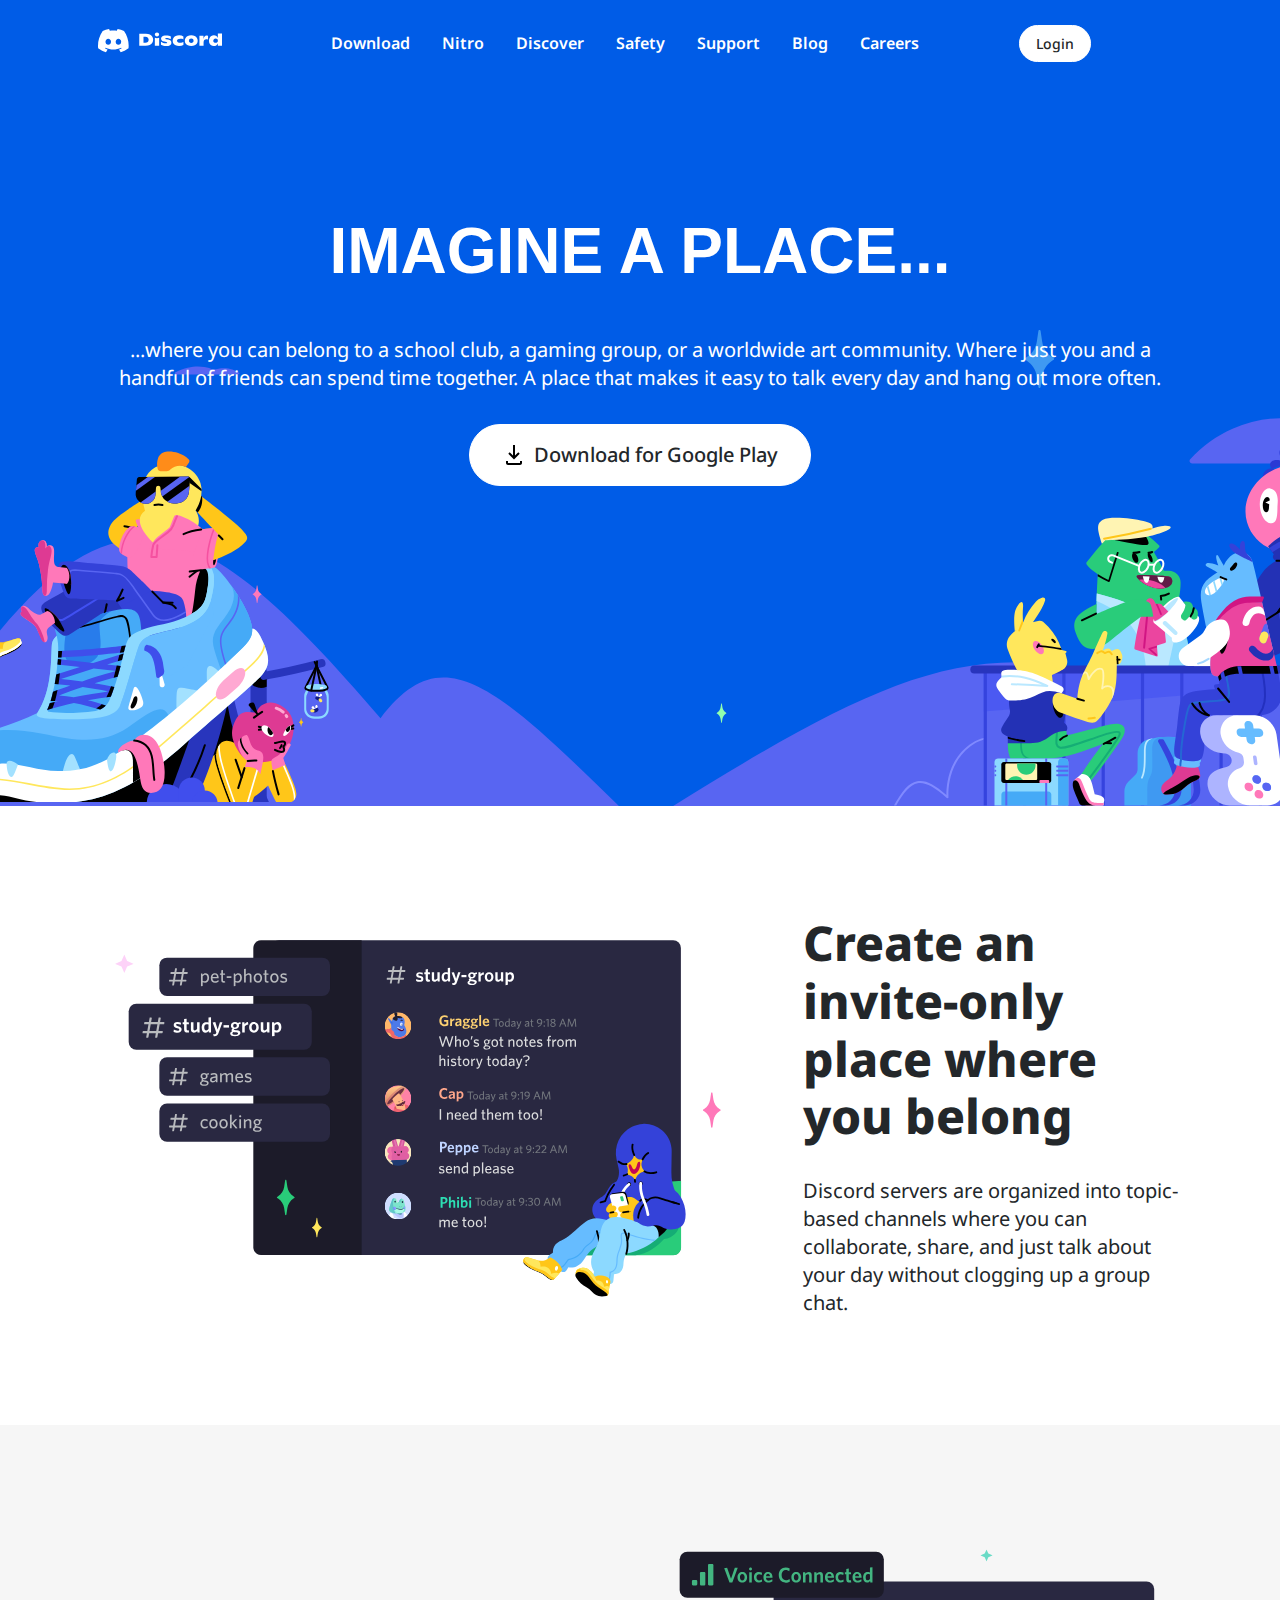
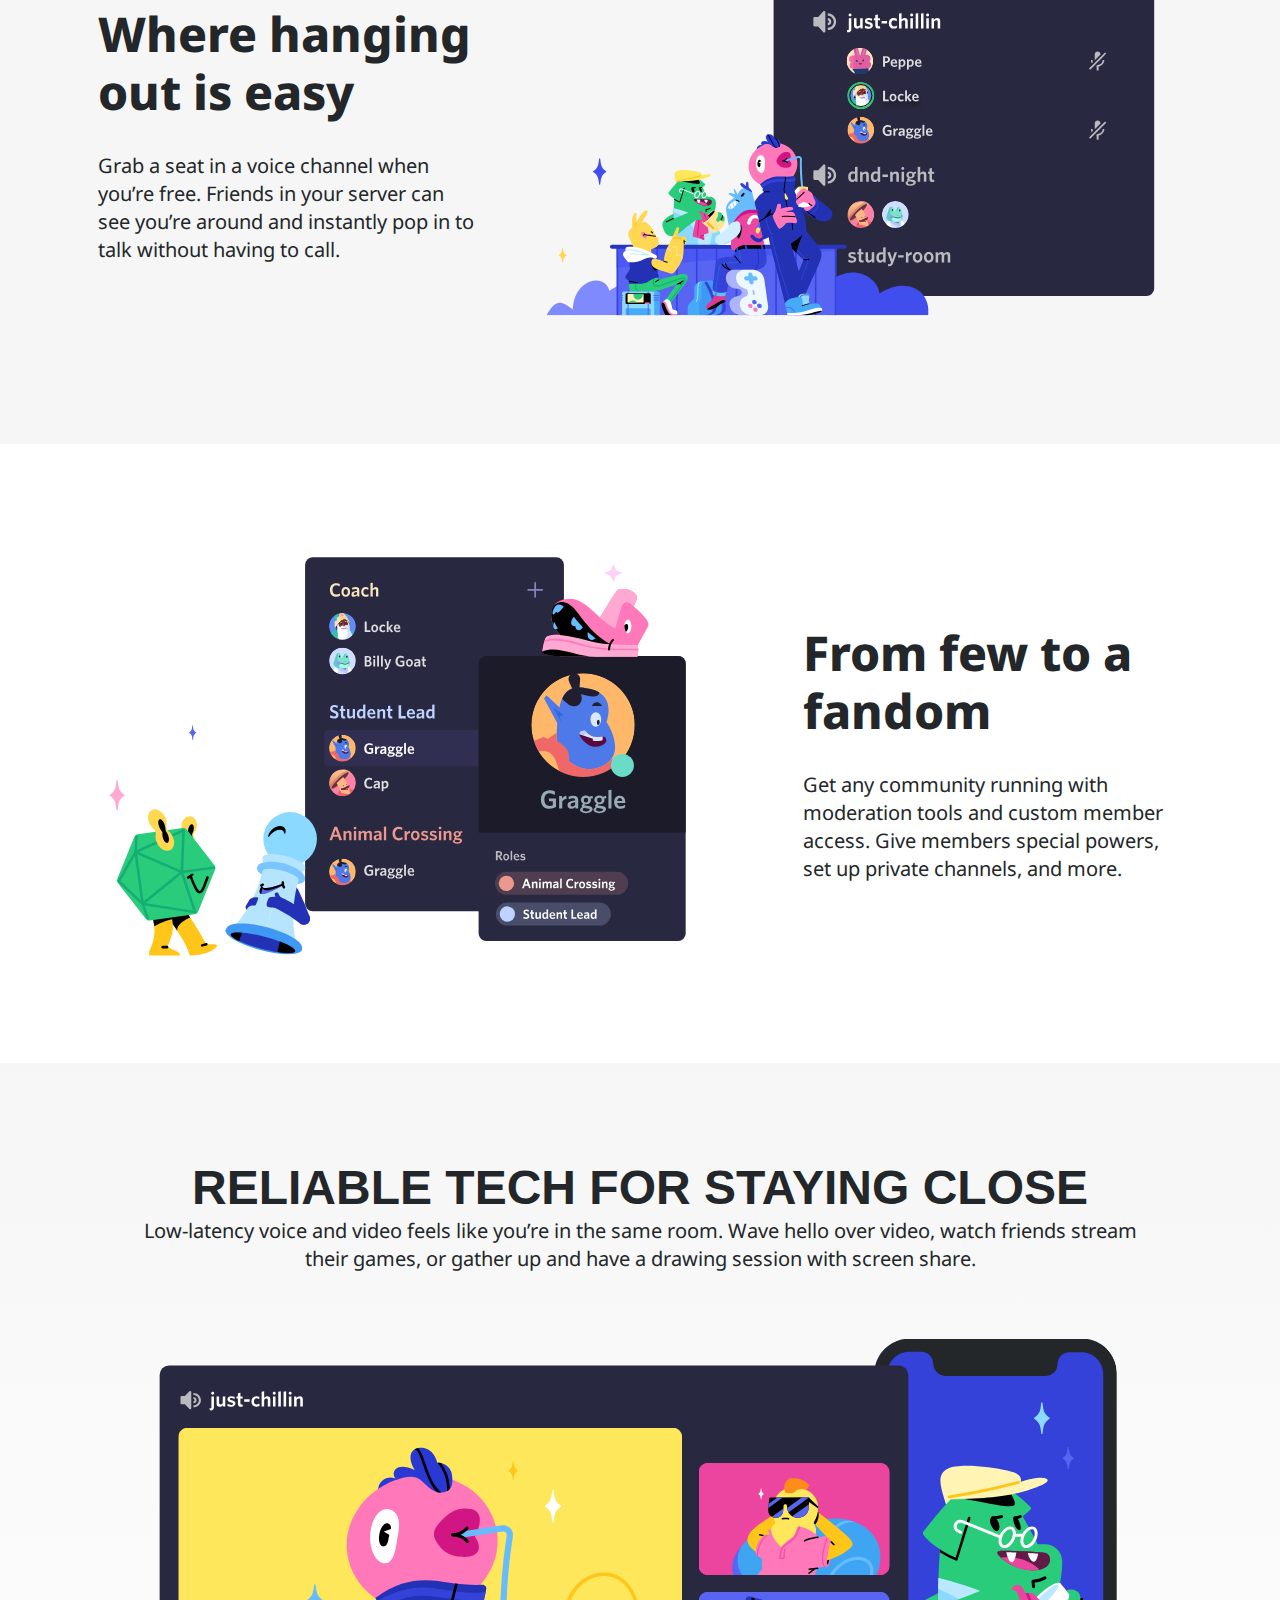
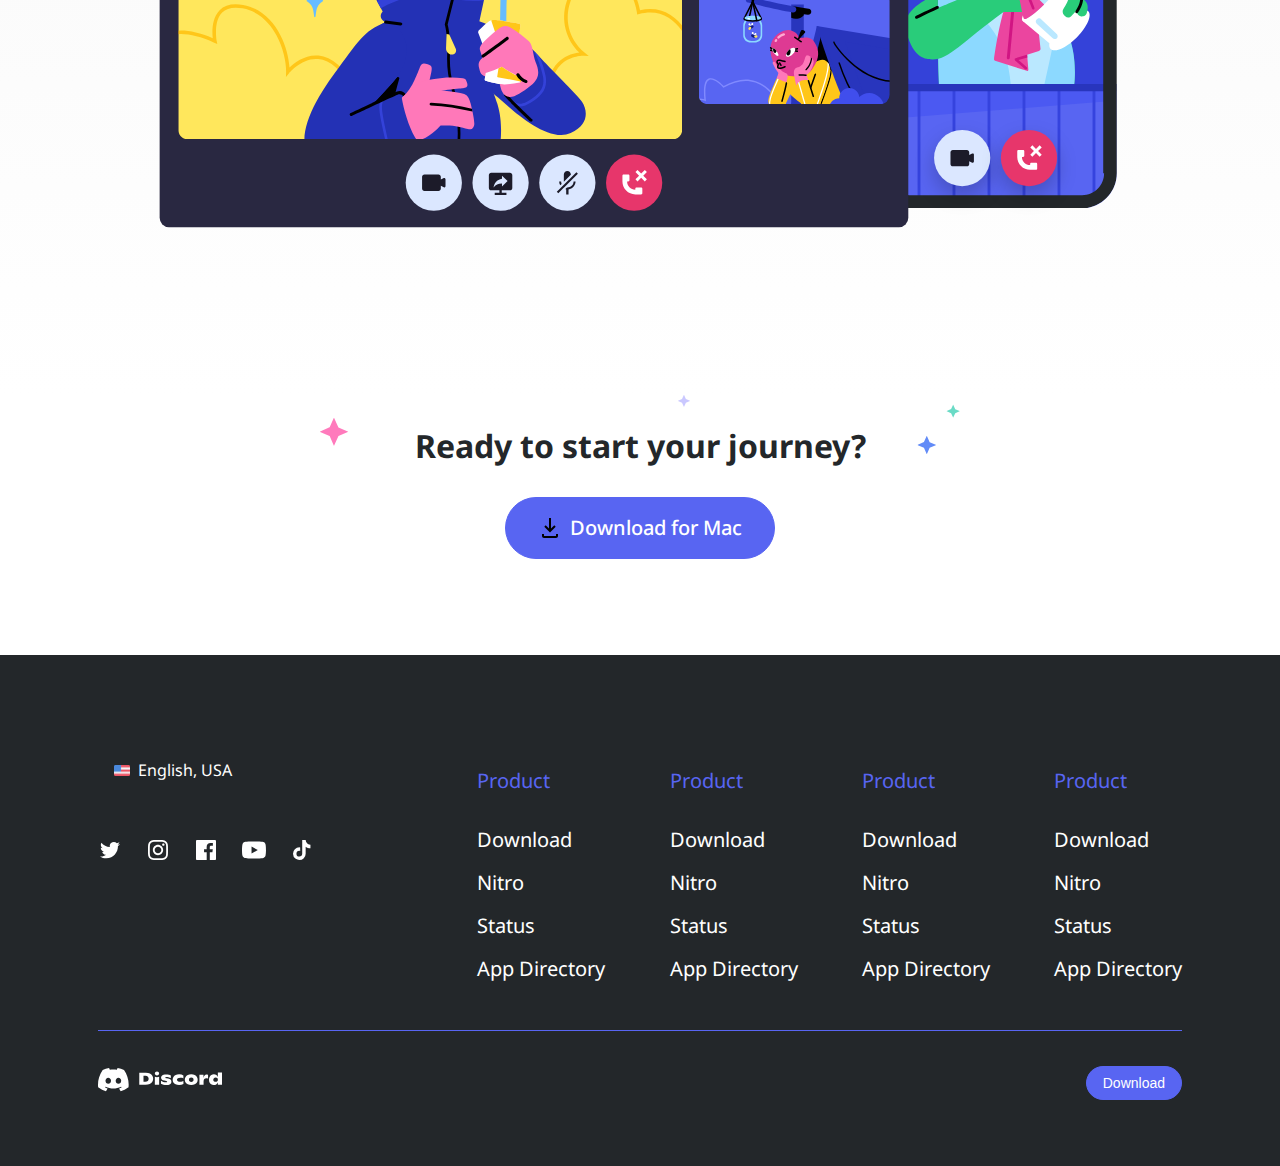
<file: index.html>
<!DOCTYPE html>
<html lang="en">
  <head>
    <meta charset="UTF-8" />
    <meta name="viewport" content="width=device-width, initial-scale=1.0" />
    <link rel="preconnect" href="https://fonts.googleapis.com" />
    <link rel="preconnect" href="https://fonts.gstatic.com" crossorigin />
    <link
      href="https://fonts.googleapis.com/css2?family=Noto+Sans:wght@300;400;500;600;700;900&family=Plus+Jakarta+Sans:wght@400;500;600;700&display=swap"
      rel="stylesheet"
    />
    <link rel="stylesheet" href="style.css" />
    <title>Document</title>
  </head>
  <body>
    <!-- HEADER -->

    <header id="hero">
      <div class="container">
        <nav id="navbar">
          <div id="navbar-left">
            <a href="index.html">
              <img src="./img/logo.svg" alt="Discord logo" class="logo" />
            </a>
          </div>

          <div class="nav-menu">
            <a href="" class="navlink">Download</a>
            <a href="" class="navlink">Nitro</a>
            <a href="" class="navlink">Discover</a>
            <a href="" class="navlink">Safety</a>
            <a href="" class="navlink">Support</a>
            <a href="" class="navlink">Blog</a>
            <a href="" class="navlink">Careers</a>
          </div>

          <a class="button white small" href="login.html">Login</a>

          <div class="menu-button">
            <img src="./img/Vector.svg" alt="burger icon" />
          </div>
        </nav>

        <div id="hero-layer2">
          <div id="hero-images">
            <img src="./img/hero-left.svg" alt="" />
            <img src="./img/hero-right.svg" alt="" />
          </div>
        </div>

        <div id="hero-content">
          <h1 class="extra-bold">IMAGINE A PLACE...</h1>
          <p>
            ...where you can belong to a school club, a gaming group, or a
            worldwide art community. Where just you and a handful of friends can
            spend time together. A place that makes it easy to talk every day
            and hang out more often.
          </p>
          <a href="" class="button white">
            <img src="./img/download.svg" alt />
            <p>Download for Google Play</p>
          </a>
        </div>
      </div>
    </header>

    <!-- ARTICLE -->

    <article>
      <section class="section-info">
        <div class="container">
          <div class="info-component">
            <div class="info-image-wrapper">
              <img src="./img/info1.svg" alt="Discord app preview" />
            </div>
            <div class="info-content">
              <h2>Create an invite-only place where you belong</h2>
              <p>
                Discord servers are organized into topic-based channels where
                you can collaborate, share, and just talk about your day without
                clogging up a group chat.
              </p>
            </div>
          </div>
        </div>
      </section>

      <section class="section-info bgoff">
        <div class="container">
          <div class="info-component reverse">
            <div class="info-image-wrapper">
              <img src="./img/info2.svg" alt="Discord app preview" />
            </div>
            <div class="info-content">
              <h2>Where hanging out is easy</h2>
              <p>
                Grab a seat in a voice channel when you’re free. Friends in your
                server can see you’re around and instantly pop in to talk
                without having to call.
              </p>
            </div>
          </div>
        </div>
      </section>

      <section class="section-info">
        <div class="container">
          <div class="info-component">
            <div class="info-image-wrapper">
              <img src="./img/info3.svg" alt="Discord app preview" />
            </div>
            <div class="info-content">
              <h2>From few to a fandom</h2>
              <p>
                Get any community running with moderation tools and custom
                member access. Give members special powers, set up private
                channels, and more.
              </p>
            </div>
          </div>
        </div>
      </section>

      <section id="info-last">
        <div class="container-small">
          <h2 class="extra-bold">RELIABLE TECH FOR STAYING CLOSE</h2>
          <p>
            Low-latency voice and video feels like you’re in the same room. Wave
            hello over video, watch friends stream their games, or gather up and
            have a drawing session with screen share.
          </p>
          <img src="./img/info-full.svg" alt="discor call preview" />
        </div>
      </section>
    </article>

    <!-- SECTION CTA -->

    <section id="cta-section">
      <div class="container">
        <div class="cta-wrapper">
          <h3>Ready to start your journey?</h3>
          <a href="" class="button brand-color">
            <img src="./img/download.svg" alt />
            <p>Download for Mac</p>
          </a>
        </div>
      </div>
    </section>

    <!-- FOOTER -->

    <footer id="footer">
      <div class="container">
        <div id="footer-component">
          <div id="footer-left">
            <div class="language-dropdown">
              <div class="language-option active">
                <img class="flag" src="./img/flag.png" alt="flag country" />
                <p>English, USA</p>
              </div>
              <div class="language-menu">
                <div class="language-option">
                  <img class="flag" src="./img/flag.png" alt="flag country" />
                  <p>Italiano</p>
                </div>
                <div class="language-option">
                  <img class="flag" src="./img/flag.png" alt="flag country" />
                  <p>Espanol</p>
                </div>
                <div class="language-option">
                  <img class="flag" src="./img/flag.png" alt="flag country" />
                  <p>Dutch</p>
                </div>
              </div>
              <div class="social-wrapper">
                <a href=""><img src="./img/social1.svg" alt="social1" /></a>
                <a href=""><img src="./img/social2.svg" alt="social2" /></a>
                <a href=""><img src="./img/social3.svg" alt="social3" /></a>
                <a href=""><img src="./img/social4.svg" alt="social4" /></a>
                <a href=""><img src="./img/social5.svg" alt="social5" /></a>
              </div>
            </div>
          </div>
          <div id="footer-right">
            <ul>
              <li>Product</li>
              <li>Download</li>
              <li>Nitro</li>
              <li>Status</li>
              <li>App Directory</li>
            </ul>
            <ul>
              <li>Product</li>
              <li>Download</li>
              <li>Nitro</li>
              <li>Status</li>
              <li>App Directory</li>
            </ul>
            <ul>
              <li>Product</li>
              <li>Download</li>
              <li>Nitro</li>
              <li>Status</li>
              <li>App Directory</li>
            </ul>
            <ul>
              <li>Product</li>
              <li>Download</li>
              <li>Nitro</li>
              <li>Status</li>
              <li>App Directory</li>
            </ul>
          </div>
        </div>

        <nav id="nav-footer">
          <a href="index.html">
            <img src="./img/logo.svg" alt="Discord logo" class="logo" />
          </a>
          <button class="button brand-color small">Download</button>
        </nav>
      </div>
    </footer>
  </body>
</html>
</file>
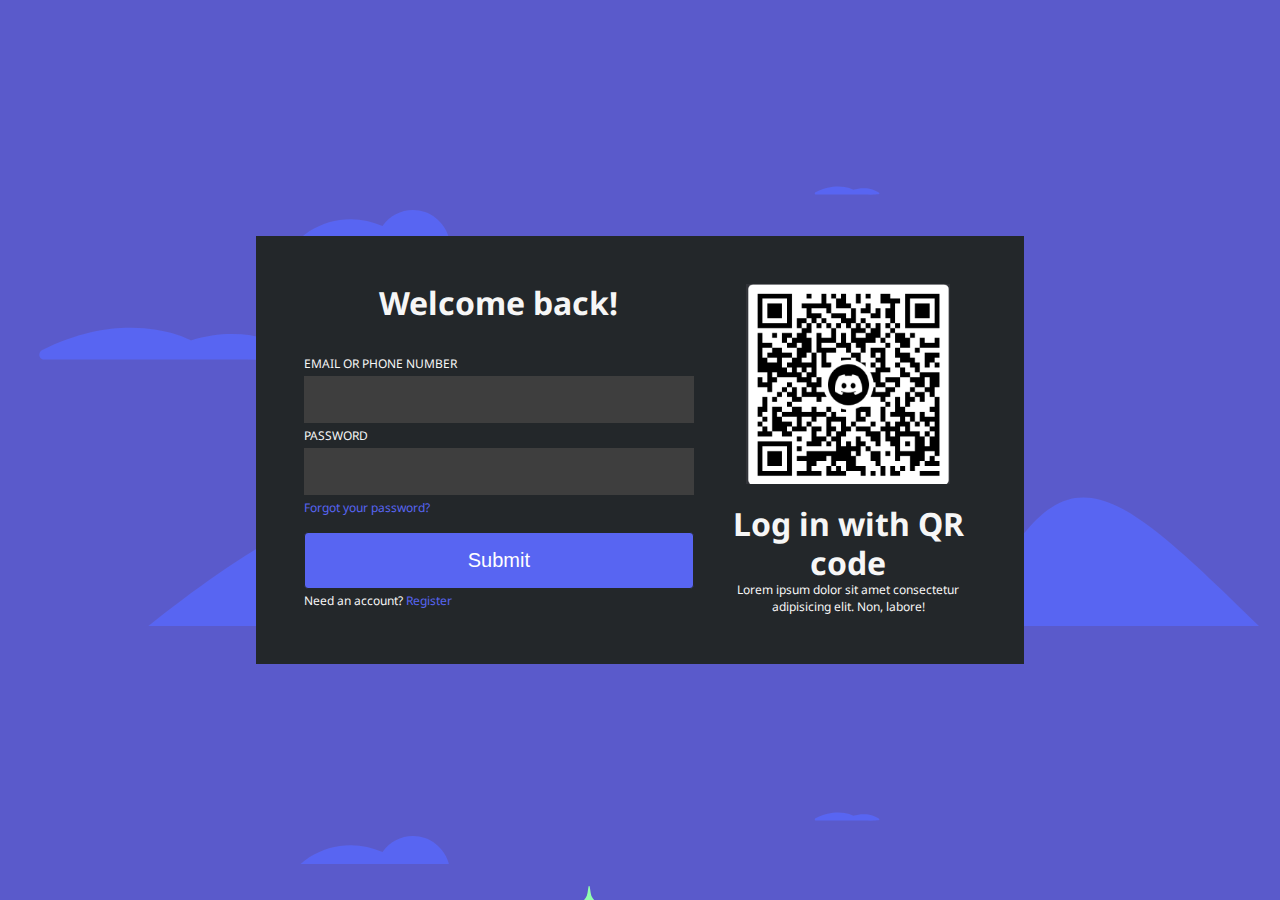
<file: login.html>
<!DOCTYPE html>
<html lang="en">
  <head>
    <meta charset="UTF-8" />
    <meta name="viewport" content="width=device-width, initial-scale=1.0" />
    <link rel="preconnect" href="https://fonts.googleapis.com" />
    <link rel="preconnect" href="https://fonts.gstatic.com" crossorigin />
    <link
      href="https://fonts.googleapis.com/css2?family=Noto+Sans:wght@300;400;500;600;700;900&family=Plus+Jakarta+Sans:wght@400;500;600;700&display=swap"
      rel="stylesheet"
    />
    <link rel="stylesheet" href="style.css" />
    <title>Document</title>
  </head>
  <body>
    <div id="login-wrpper">
      <div id="login-card">
        <div id="login-left">
          <img class="login-logo" src="./img/logo.svg" alt="" />
          <h3>Welcome back!</h3>
          <form id="login-form" action="">
            <label for="username">EMAIL OR PHONE NUMBER</label>
            <input type="text" id="username" name="username" required />
            <label for="password">PASSWORD</label>
            <input type="password" id="password" name="password" required />
            <a href="">Forgot your password?</a>
            <input class="button submit" type="submit" />
            <p>Need an account? <a href="">Register</a></p>
          </form>
        </div>
        <div id="login-right">
          <img src="./img/qr.png" alt="" />
          <h3>Log in with QR code</h3>
          <p>
            Lorem ipsum dolor sit amet consectetur adipisicing elit. Non,
            labore!
          </p>
        </div>
      </div>
    </div>
  </body>
</html>
</file>
<file: style.css>
/* Remember to download Noto Sans and Montserrat fonts from Google Fonts: https://fonts.google.com/ */

/* VARIABLES*/

:root {
  font-family: "Noto Sans", sans-serif;
  font-size: 16px;
  --font-size-small: 1rem;
  --font-size-paragraph: 1.25rem;
  --font-size-h1: 4rem;
  --font-size-h2: 3rem;
  --font-size-h3: 2rem;
  --gap-05: 0.5rem;
  --gap-1: 1rem;
  --gap-1-5: 1.5rem;
  --gap-2: 2rem;
  --gap-3: 3rem;
  --gap-4: 4rem;
  --gap-6: 6rem;
  --gap-8: 8rem;
  --color-white: #fff;
  --color-black: #000;
  --color-dark-text: #23272a;
  --color-brand: #5865f2;
  --color-off-white: #f6f6f6;
}

@media (max-width: 1024px) {
  :root {
    --font-size-small: 0.875rem;
    --font-size-paragraph: 1.125rem;
    --font-size-h1: 3rem;
    --font-size-h2: 2rem;
    --font-size-h3: 1.5rem;
    --gap-05: 0.25rem;
    --gap-1: 0.75rem;
    --gap-1-5: 1.25rem;
    --gap-2: 1.5rem;
    --gap-3: 2rem;
    --gap-4: 3rem;
    --gap-6: 5rem;
    --gap-8: 6rem;
  }
}

@media (max-width: 768px) {
  :root {
    --font-size-small: 0.75rem;
    --font-size-paragraph: 1rem;
    --font-size-h1: 2.5rem;
    --font-size-h2: 1.75rem;
    --font-size-h3: 1.25rem;
    --gap-05: 0.25rem;
    --gap-1: 0.5rem;
    --gap-1-5: 1rem;
    --gap-2: 1.25rem;
    --gap-3: 1.5rem;
    --gap-4: 2rem;
    --gap-6: 3rem;
    --gap-8: 4rem;
  }
}

* {
  box-sizing: border-box;
  margin: 0;
  padding: 0;
}

body {
  background-color: var(--color-white);
  color: var(--color-dark-text);
}

img {
  max-width: 100%;
}

h1 {
  font-size: var(--font-size-h1);
}

h2 {
  font-size: var(--font-size-h2);
  font-weight: 800;
  line-height: 120%;
}

h3 {
  font-size: var(--font-size-h3);
  font-weight: 700;
  line-height: 120%;
}

p {
  font-size: var(--font-size-paragraph);
  line-height: 140%;
}

.button {
  font-size: var(--font-size-paragraph);
  font-weight: 500;
  padding: var(--gap-1) var(--gap-2);
  background-color: var(--color-dark-text);
  color: var(--color-white);
  border: 1px solid var(--color-dark-text);
  border-radius: 4rem;
  cursor: pointer;
  display: flex;
  align-items: center;
  text-decoration: none;
}
.button.white {
  background-color: var(--color-white);
  color: var(--color-dark-text);
  border: 1px solid var(--color-white);
}
.button.brand-color {
  background-color: var(--color-brand);
  border: 1px solid var(--color-brand);
}
.button.small {
  font-size: 0.875rem;
  padding: var(--gap-05) var(--gap-1);
}
.button img {
  margin-right: var(--gap-05);
}

section {
  padding: var(--gap-6) 0;
}

.container {
  width: 1180px;
  max-width: 100vw;
  padding: 0 var(--gap-3);
  margin: auto;
}
.container-small {
  width: 1120px;
  max-width: 100vw;
  padding: 0 var(--gap-3);
  margin: auto;
}

.extra-bold {
  font-family: "Montserrat", sans-serif;
  font-weight: 900;
}

/* HEADER */

#hero {
  width: 100%;
  background-image: url(./img/hero-bg.svg);
  background-color: #005ce7;
  color: var(--color-white);
  background-attachment: cover;
  background-position: bottom;
  background-repeat: no-repeat;
  position: relative;
  text-align: center;
  overflow: hidden;
}

#navbar {
  position: relative;
  z-index: 2;
  width: 100%;
  display: flex;
  align-items: center;
  padding: var(--gap-1) 0;
}
#navbar-left {
  width: 20%;
  display: flex;
  flex-direction: column;
  align-items: start;
}
@media (max-width: 1024px) {
  #navbar-left {
    width: 60%;
  }
}
.nav-menu {
  width: 65%;
  display: flex;
}
@media (max-width: 1024px) {
  .nav-menu {
    display: flex;
    flex-direction: column;
    align-items: start;
    position: absolute;
    top: 0;
    right: 0;
    width: 50vw;
    height: 100vh;
    background-color: var(--color-white);
    padding: var(--gap-2);
    z-index: 1000;
    display: none;
  }
}
.navlink {
  color: var(--color-white);
  text-decoration: none;
  font-size: var(--font-size-small);
  font-weight: 600;
  margin: var(--gap-05);
  padding: var(--gap-05);
}
@media (max-width: 1024px) {
  .navlink {
    color: var(--color-dark-text);
  }
}
.menu-button {
  margin-left: auto;
  display: none;
  cursor: pointer;
}
@media (max-width: 1024px) {
  .menu-button {
    display: block;
  }
}
@media (max-width: 1024px) {
  .menu-button:focus ~ .nav-menu {
    display: block;
  }
}
.menu-button img {
  width: 1.5rem;
}

#hero-layer2 {
  position: absolute;
  top: 0;
  left: 0;
  width: 100%;
  height: 100%;
  z-index: 1;
  display: flex;
  align-items: end;
  justify-content: center;
}
#hero-images {
  width: auto;
  display: flex;
  justify-content: center;
  align-items: center;
  gap: 40rem;
}

@media (max-width: 1024px) {
  #hero-images :first-child {
    display: none;
  }
}
@media (max-width: 768px) {
  #hero-images :first-child {
    display: block;
  }
}
@media (max-width: 1024px) {
  #hero-images :nth-child(2) {
    margin: auto;
  }
}
@media (max-width: 768px) {
  #hero-images :nth-child(2) {
    display: none;
  }
}

#hero-content {
  display: flex;
  flex-direction: column;
  justify-content: center;
  align-items: center;
  padding: var(--gap-8) 0;
  position: relative;
  z-index: 2;
  width: 40rem;
  max-width: 100%;
  margin: auto;
}
@media (max-width: 1024px) {
  #hero-content {
    align-items: start;
    text-align: left;
    margin: 0 auto 0 0;
    width: 70%;
    padding: var(--gap-8) 0 20rem 0;
  }
}
@media (max-width: 7684px) {
  #hero-content {
    width: 100%;
    padding: var(--gap-8) 0 20rem 0;
  }
}
#hero-content > p {
  margin: var(--gap-3) 0 var(--gap-2) 0;
}

/* ARTICLE */

.bgoff {
  background-color: var(--color-off-white);
}

.info-component {
  display: flex;
  align-items: center;
  justify-content: space-between;
}
@media (max-width: 768px) {
  .info-component {
    display: flex;
    flex-direction: column;
    gap: var(--gap-2);
  }
}
.info-component.reverse {
  flex-direction: row-reverse;
}
@media (max-width: 768px) {
  .info-component.reverse {
    flex-direction: column;
  }
}
.info-component h2 {
  margin-bottom: var(--gap-2);
}

.info-image-wrapper {
  width: 60%;
}
@media (max-width: 1024px) {
  .info-image-wrapper {
    width: 48%;
  }
}
@media (max-width: 768px) {
  .info-image-wrapper {
    width: 100%;
  }
}
.info-image-wrapper img {
  width: 100%;
}

.info-content {
  width: 35%;
}
@media (max-width: 1024px) {
  .info-content {
    width: 48%;
  }
}
@media (max-width: 768px) {
  .info-content {
    width: 100%;
  }
}

#info-last {
  text-align: center;
  background-image: linear-gradient(var(--color-off-white), white);
}
#info-last img {
  width: 100%;
}

#cta-section {
  padding-top: 0;
}
.cta-wrapper {
  display: flex;
  flex-direction: column;
  justify-content: center;
  align-items: center;
  text-align: center;
  background-image: url(./img/stars.svg);
  background-repeat: no-repeat;
  background-position: 50% top;
  background-size: 40rem;
  padding-top: var(--gap-2);
}
@media (max-width: 1024px) {
  .cta-wrapper {
    background-size: 32rem;
  }
}
@media (max-width: 768px) {
  .cta-wrapper {
    background-size: 100%;
  }
}
.cta-wrapper h3 {
  margin-bottom: var(--gap-2);
}

/* FOOTER */

#footer {
  background-color: var(--color-dark-text);
  color: var(--color-white);
  padding-top: var(--gap-6);
  padding-bottom: var(--gap-4);
}
#footer-component {
  display: flex;
  justify-content: space-between;
  flex-wrap: wrap;
  padding-bottom: var(--gap-3);
  border-bottom: 1px solid var(--color-brand);
}
#footer-left {
  width: 33%;
}
@media (max-width: 768px) {
  #footer-left {
    width: 100%;
    margin-bottom: var(--gap-4);
  }
}
.language-dropdown {
  display: flex;
  flex-direction: column;
  align-items: start;
  position: relative;
}
.language-option {
  display: flex;
  align-items: center;
  padding: var(--gap-05) var(--gap-1);
  border-radius: var(--gap-1);
}
.language-option:hover {
  background-color: var(--color-brand);
  color: var(--color-white);
}
.language-option p {
  font-size: var(--font-size-small);
  cursor: pointer;
}
.flag {
  width: 1rem;
  margin-right: 0.5rem;
}
.language-menu {
  display: flex;
  flex-direction: column;
  color: var(--color-dark-text);
  background-color: var(--color-white);
  border-radius: var(--gap-1);
  overflow: hidden;
  height: 0px;
  position: absolute;
  top: 2.5rem;
  left: 0;
}
.language-dropdown:hover .language-menu {
  height: auto;
}

.social-wrapper {
  display: flex;
  gap: var(--gap-1-5);
  margin-top: var(--gap-3);
}
#footer-right {
  width: 65%;
  display: flex;
  flex-wrap: wrap;
  row-gap: var(--gap-2);
  align-items: top;
  justify-content: space-between;
}
@media (max-width: 768px) {
  #footer-right {
    width: 100%;
  }
}
s #footer-right ul {
  width: 24%;
}
@media (max-width: 1024px) {
  #footer-right ul {
    width: 48%;
  }
}
#footer-right li {
  font-size: var(--font-size-paragraph);
  list-style-type: none;
  margin-top: var(--gap-1);
}
#footer-right li:first-of-type {
  margin-bottom: var(--gap-2);
  color: var(--color-brand);
}

#nav-footer {
  width: 100%;
  display: flex;
  justify-content: space-between;
  align-items: center;
  padding-top: var(--gap-2);
}
#nav-footer a {
  margin-right: auto;
}

/* LOGIN PAGE */

#login-wrpper {
  width: 100vw;
  height: 100vh;
  background-image: url(./img/hero-bg.svg);
  background-color: rgb(90, 90, 203);
  display: grid;
  place-items: center;
}
#login-card {
  background-color: var(--color-dark-text);
  color: var(--color-off-white);
  padding: var(--gap-3);
  text-align: center;
  display: flex;
  justify-content: space-between;
  width: 48rem;
  max-width: 90vw;
}

#login-left {
  width: 58%;
}
#login-left h3 {
  margin-bottom: var(--gap-2);
}
.login-logo {
  display: none;
}

#login-card a {
  color: var(--color-brand);
  text-decoration: none;
}
#login-card p {
  font-size: 0.75rem;
}

#login-form {
  width: 100%;
  display: flex;
  flex-direction: column;
  text-align: left;
  font-size: 0.75rem;
}

input {
  background-color: #3e3e3e;
  border: 0;
  padding: var(--gap-1);
  margin: 0.25rem 0;
}
.button.submit {
  background-color: var(--color-brand);
  border-radius: 0.25rem;
  display: flex;
  justify-content: center;
  margin-top: var(--gap-1);
}

#login-right {
  width: 38%;
}
#login-right img {
  width: 80%;
  margin: 0 auto 1rem;
}

@media (max-width: 1024px) {
  #login-card {
    width: 25rem;
  }
  #login-left {
    width: 100%;
  }
  #login-right {
    display: none;
  }
}

@media (max-width: 768px) {
  #login-card {
    width: 100%;
    max-width: 100vw;
    height: 100vh;
  }
  .login-logo {
    display: block;
    margin: 0 auto 1rem;
  }
}
</file>
